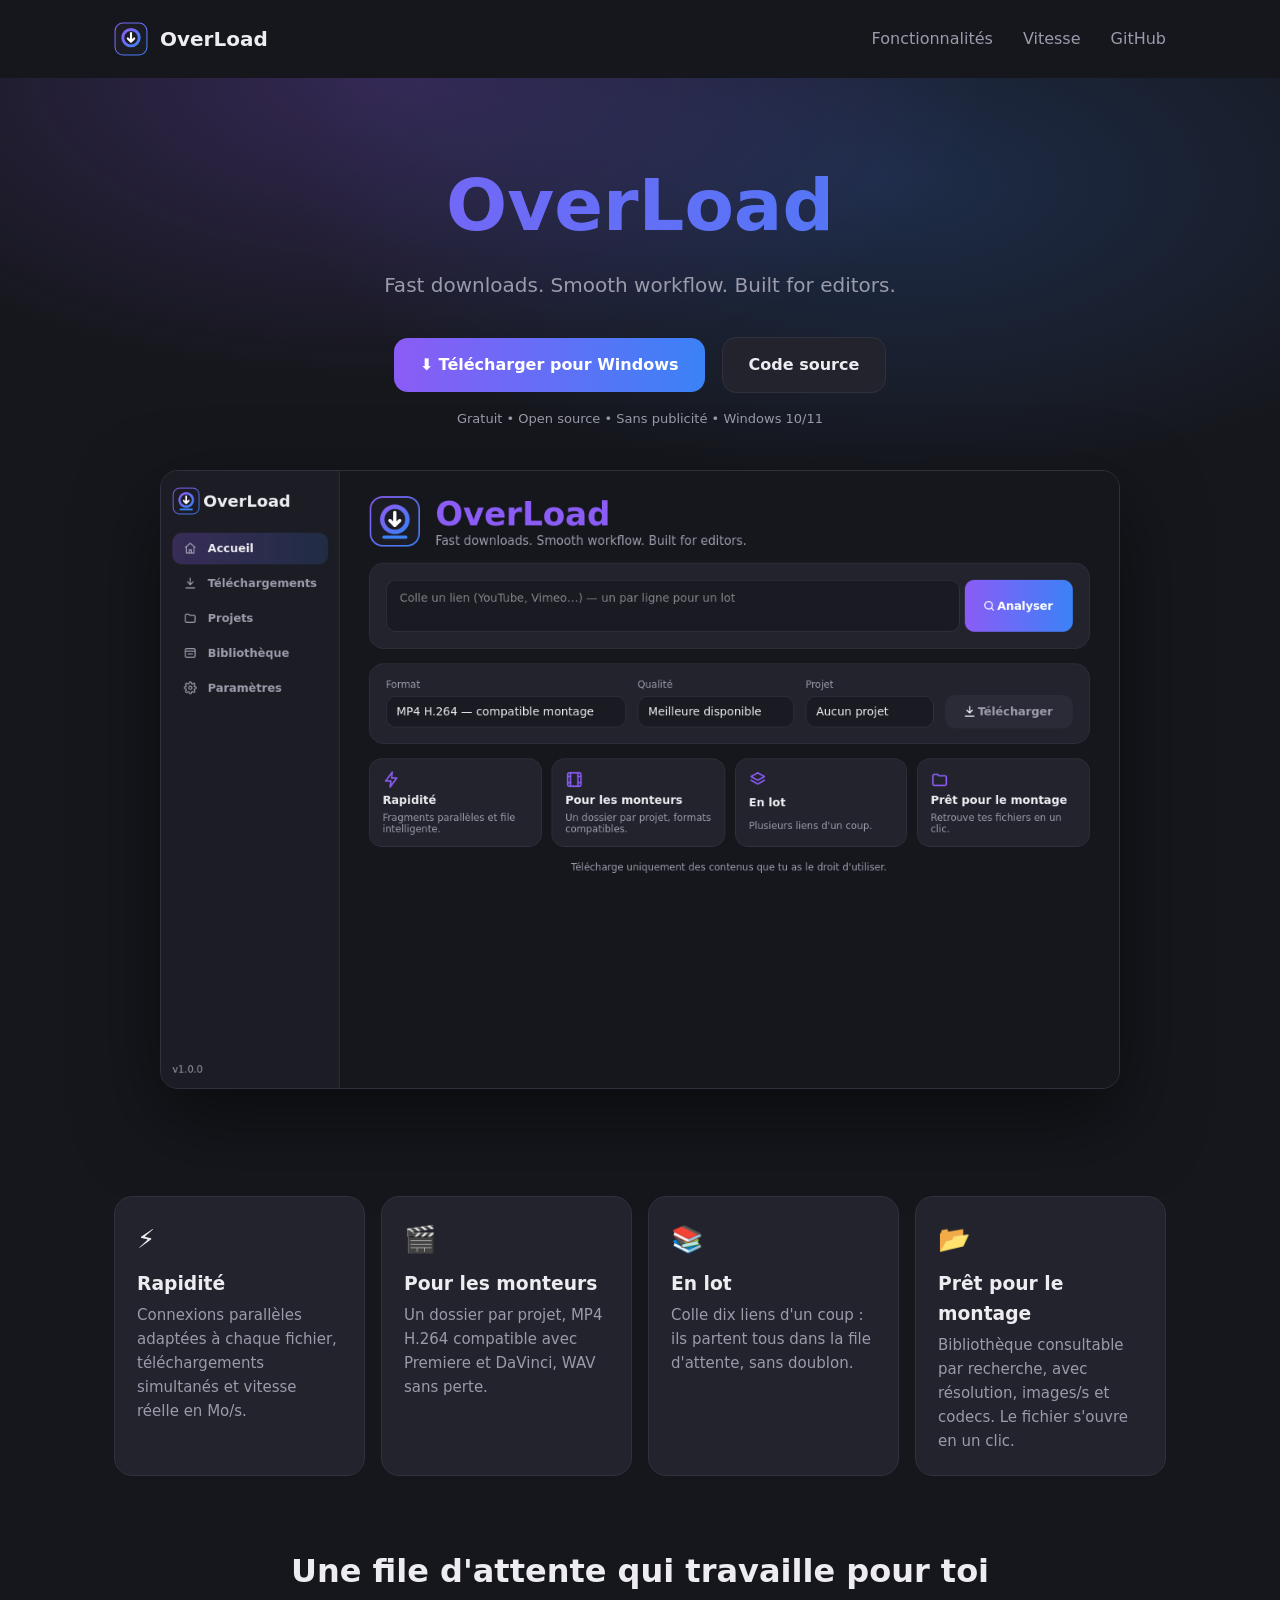
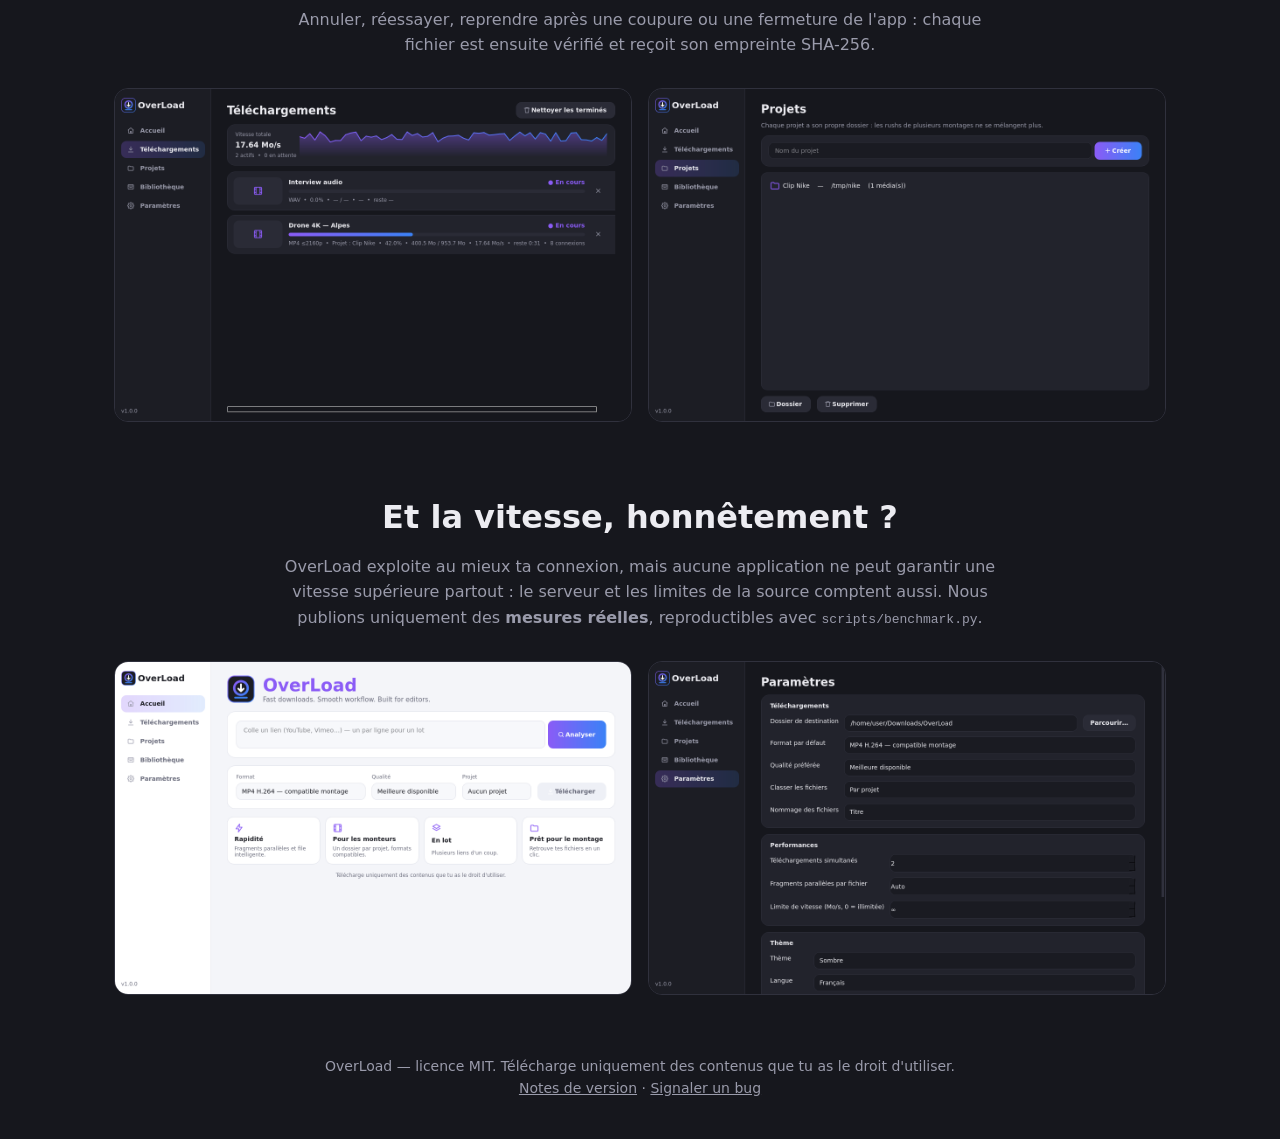
<file: docs/index.html>
<!DOCTYPE html>
<html lang="fr">
<head>
<meta charset="UTF-8"><meta name="viewport" content="width=device-width,initial-scale=1">
<title>OverLoad — Fast downloads. Smooth workflow. Built for editors.</title>
<meta name="description" content="OverLoad : application Windows gratuite pour télécharger et organiser vos médias de montage. Projets, file d'attente, vitesse en direct.">
<link rel="icon" href="logo.svg">
<style>
:root{--bg:#16171d;--card:#22232c;--b:#30313d;--t:#ececf1;--m:#9a9bab;--v:#8b5cf6;--bl:#3b82f6}
*{box-sizing:border-box;margin:0}body{font-family:"Segoe UI",Inter,system-ui,sans-serif;background:var(--bg);color:var(--t);line-height:1.6}
a{color:inherit}.w{max-width:1100px;margin:auto;padding:0 24px}
nav{display:flex;align-items:center;gap:12px;padding:22px 0}nav b{font-size:20px}nav .sp{flex:1}nav a{color:var(--m);text-decoration:none;margin-left:18px}
.hero{text-align:center;padding:70px 0 40px;background:radial-gradient(600px 300px at 30% 0,rgba(139,92,246,.25),transparent),radial-gradient(600px 300px at 70% 10%,rgba(59,130,246,.2),transparent)}
h1{font-size:clamp(40px,7vw,72px);font-weight:900;background:linear-gradient(90deg,var(--v),var(--bl));-webkit-background-clip:text;color:transparent}
.slogan{font-size:20px;color:var(--m);margin:6px 0 30px}
.btn{display:inline-block;padding:14px 26px;border-radius:14px;font-weight:700;text-decoration:none;margin:6px}
.p{background:linear-gradient(90deg,var(--v),var(--bl));color:#fff}.s{border:1px solid var(--b);background:var(--card)}
.shot{margin:40px auto 0;max-width:960px;border-radius:18px;border:1px solid var(--b);box-shadow:0 30px 80px rgba(0,0,0,.5);width:100%}
.grid{display:grid;grid-template-columns:repeat(auto-fit,minmax(230px,1fr));gap:16px;margin:60px 0}
.c{background:var(--card);border:1px solid var(--b);border-radius:18px;padding:22px}.c h3{margin:8px 0 4px}.c p{color:var(--m);font-size:15px}
.i{font-size:26px}h2{font-size:32px;text-align:center;margin:70px 0 10px}.sub{text-align:center;color:var(--m);max-width:720px;margin:auto}
.two{display:grid;grid-template-columns:1fr 1fr;gap:16px;margin-top:30px}.two img{width:100%;border-radius:14px;border:1px solid var(--b)}
@media(max-width:700px){.two{grid-template-columns:1fr}}
footer{color:var(--m);text-align:center;padding:60px 0 40px;font-size:14px}
</style>
</head>
<body>
<div class="w"><nav><img src="logo.svg" width="34" alt=""><b>OverLoad</b><span class="sp"></span>
<a href="#features">Fonctionnalités</a><a href="#speed">Vitesse</a><a href="https://github.com/TOFazer/OverLoad">GitHub</a></nav></div>
<header class="hero"><div class="w">
<h1>OverLoad</h1><p class="slogan">Fast downloads. Smooth workflow. Built for editors.</p>
<a class="btn p" href="https://github.com/TOFazer/OverLoad/releases/latest">⬇ Télécharger pour Windows</a>
<a class="btn s" href="https://github.com/TOFazer/OverLoad">Code source</a>
<p style="color:var(--m);font-size:13px;margin-top:10px">Gratuit • Open source • Sans publicité • Windows 10/11</p>
<img class="shot" src="screenshots/home.png" alt="Capture d'OverLoad">
</div></header>
<main class="w">
<div class="grid" id="features">
<div class="c"><div class="i">⚡</div><h3>Rapidité</h3><p>Connexions parallèles adaptées à chaque fichier, téléchargements simultanés et vitesse réelle en Mo/s.</p></div>
<div class="c"><div class="i">🎬</div><h3>Pour les monteurs</h3><p>Un dossier par projet, MP4 H.264 compatible avec Premiere et DaVinci, WAV sans perte.</p></div>
<div class="c"><div class="i">📚</div><h3>En lot</h3><p>Colle dix liens d'un coup : ils partent tous dans la file d'attente, sans doublon.</p></div>
<div class="c"><div class="i">📂</div><h3>Prêt pour le montage</h3><p>Bibliothèque consultable par recherche, avec résolution, images/s et codecs. Le fichier s'ouvre en un clic.</p></div>
</div>
<h2>Une file d'attente qui travaille pour toi</h2>
<p class="sub">Annuler, réessayer, reprendre après une coupure ou une fermeture de l'app : chaque fichier est ensuite vérifié et reçoit son empreinte SHA-256.</p>
<div class="two"><img src="screenshots/downloads.png" alt="Téléchargements"><img src="screenshots/projects.png" alt="Projets"></div>
<h2 id="speed">Et la vitesse, honnêtement ?</h2>
<p class="sub">OverLoad exploite au mieux ta connexion, mais aucune application ne peut garantir une vitesse supérieure partout : le serveur et les limites de la source comptent aussi. Nous publions uniquement des <b>mesures réelles</b>, reproductibles avec <code>scripts/benchmark.py</code>.</p>
<div class="two"><img src="screenshots/home-light.png" alt="Thème clair"><img src="screenshots/settings.png" alt="Paramètres"></div>
</main>
<footer>OverLoad — licence MIT. Télécharge uniquement des contenus que tu as le droit d'utiliser.<br>
<a href="https://github.com/TOFazer/OverLoad/releases">Notes de version</a> · <a href="https://github.com/TOFazer/OverLoad/issues">Signaler un bug</a></footer>
</body></html>
</file>
